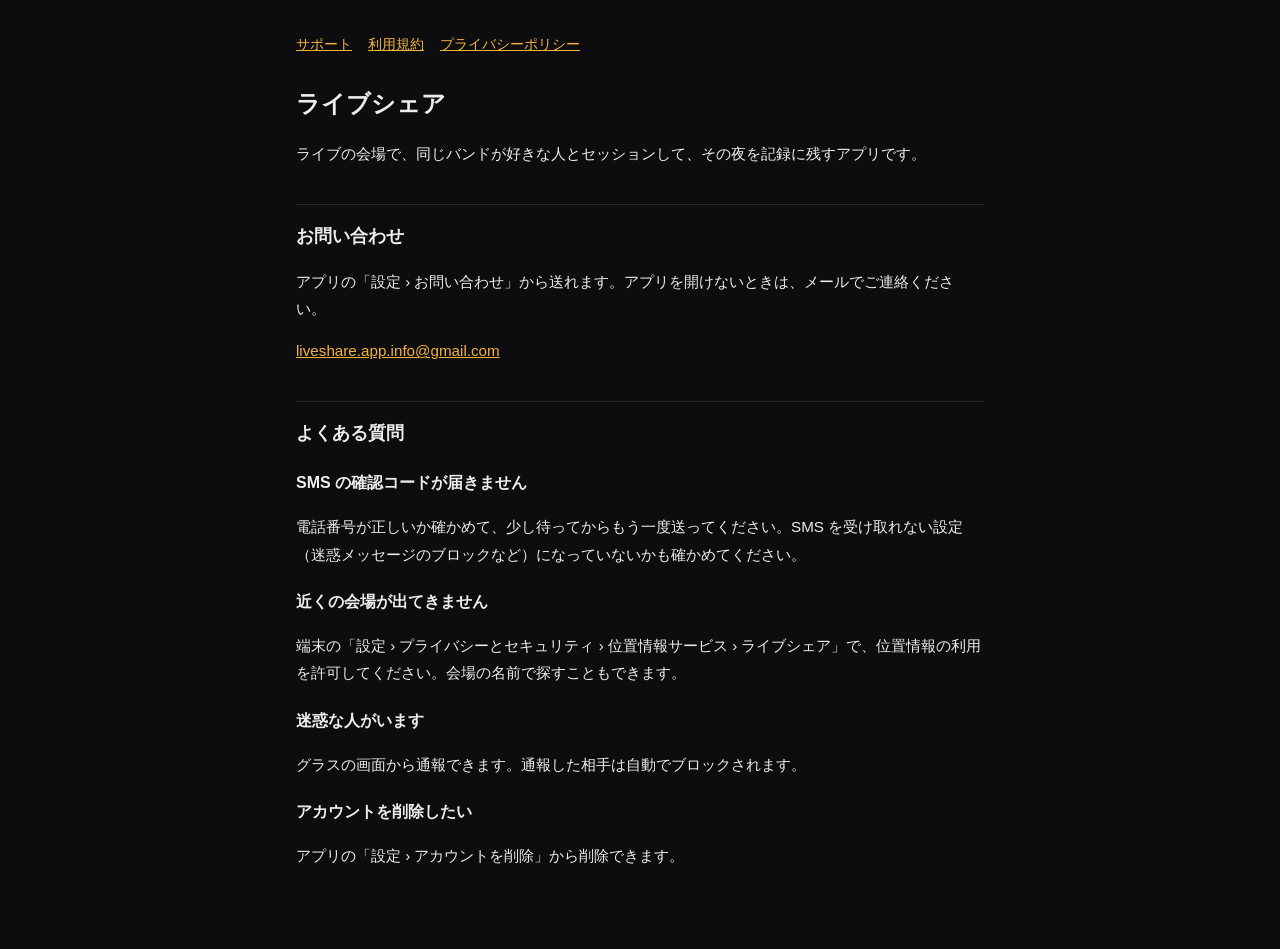
<file: index.html>
<!doctype html>
<html lang="ja">
<head>
<meta charset="utf-8">
<meta name="viewport" content="width=device-width, initial-scale=1">
<title>ライブシェア｜サポート</title>
<link rel="stylesheet" href="style.css">
</head>
<body>
<main>
<nav><a href="./">サポート</a><a href="terms.html">利用規約</a><a href="privacy.html">プライバシーポリシー</a></nav>
<h1>ライブシェア</h1>
<p>ライブの会場で、同じバンドが好きな人とセッションして、その夜を記録に残すアプリです。</p>

<h2>お問い合わせ</h2>
<p>アプリの「設定 › お問い合わせ」から送れます。アプリを開けないときは、メールでご連絡ください。</p>
<p><a href="mailto:liveshare.app.info@gmail.com">liveshare.app.info@gmail.com</a></p>

<h2>よくある質問</h2>
<h3>SMS の確認コードが届きません</h3>
<p>電話番号が正しいか確かめて、少し待ってからもう一度送ってください。SMS を受け取れない設定（迷惑メッセージのブロックなど）になっていないかも確かめてください。</p>
<h3>近くの会場が出てきません</h3>
<p>端末の「設定 › プライバシーとセキュリティ › 位置情報サービス › ライブシェア」で、位置情報の利用を許可してください。会場の名前で探すこともできます。</p>
<h3>迷惑な人がいます</h3>
<p>グラスの画面から通報できます。通報した相手は自動でブロックされます。</p>
<h3>アカウントを削除したい</h3>
<p>アプリの「設定 › アカウントを削除」から削除できます。</p>
</main>
</body>
</html>
</file>
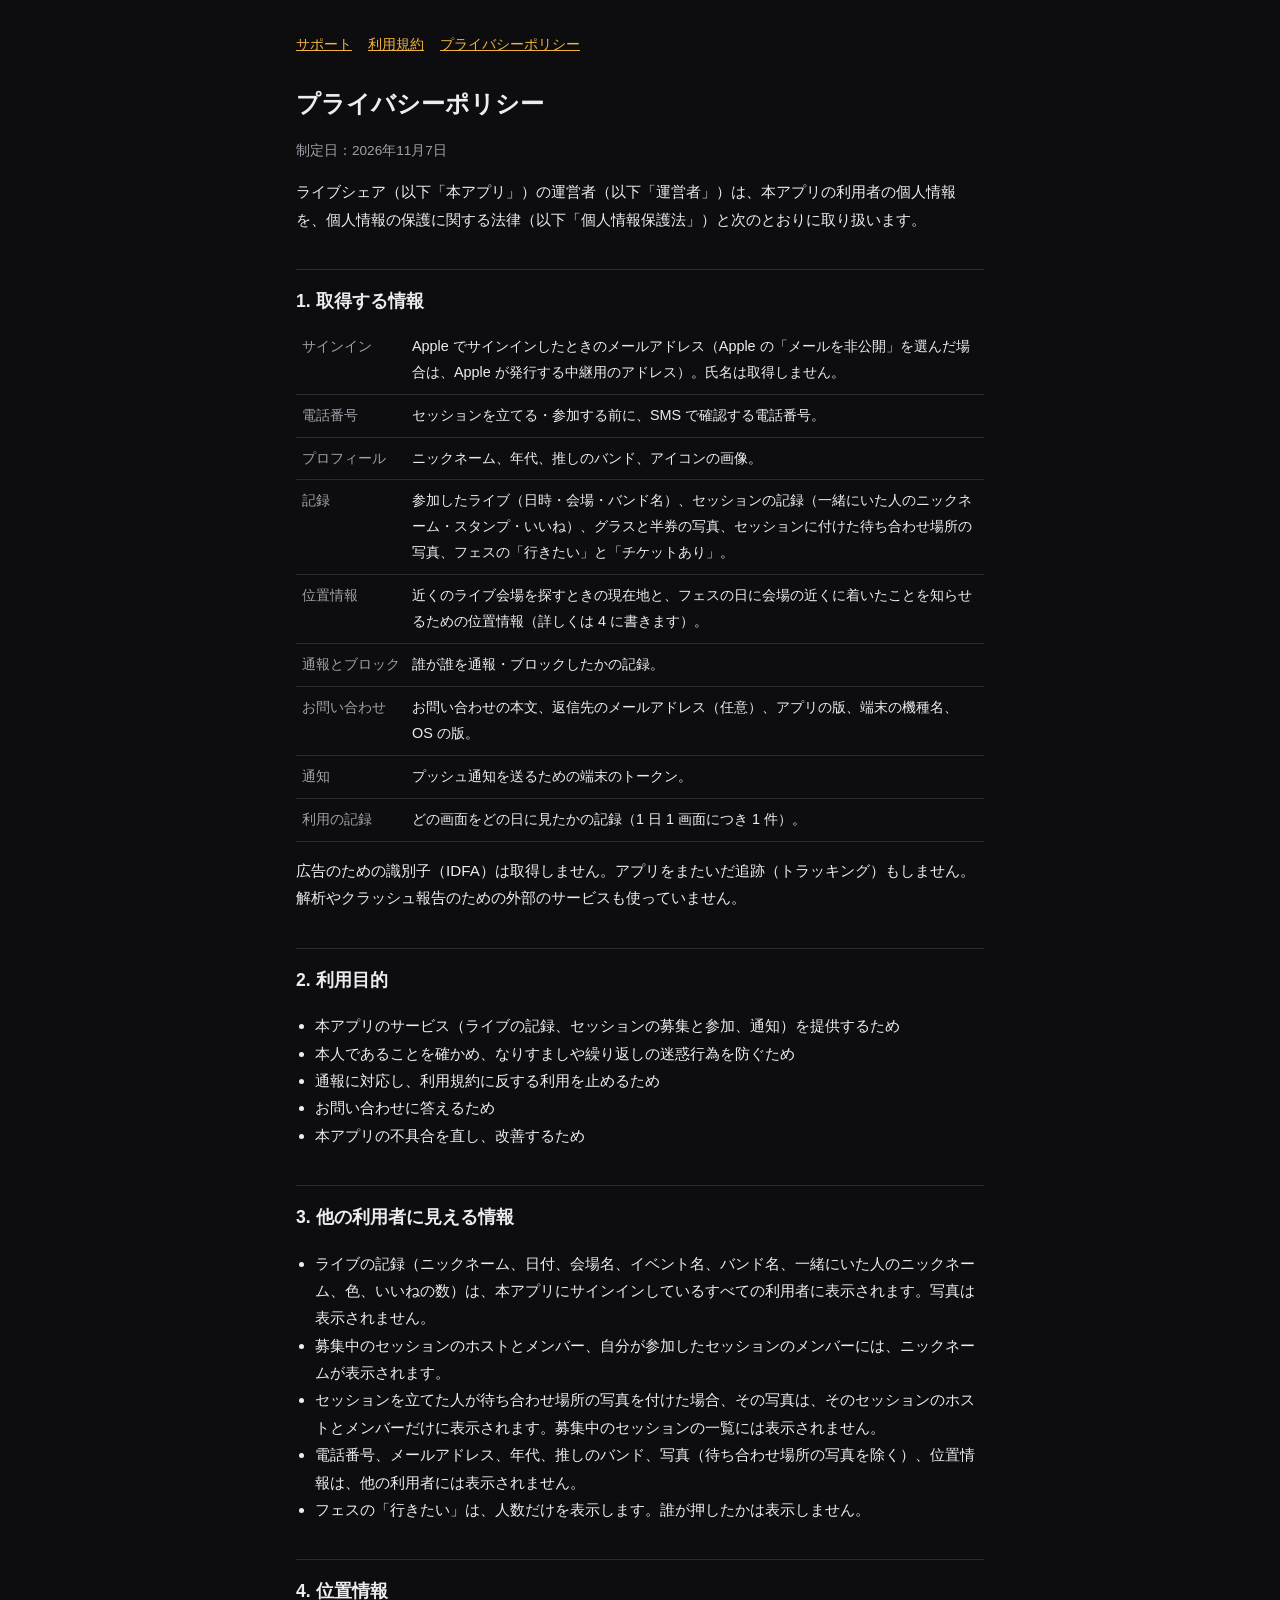
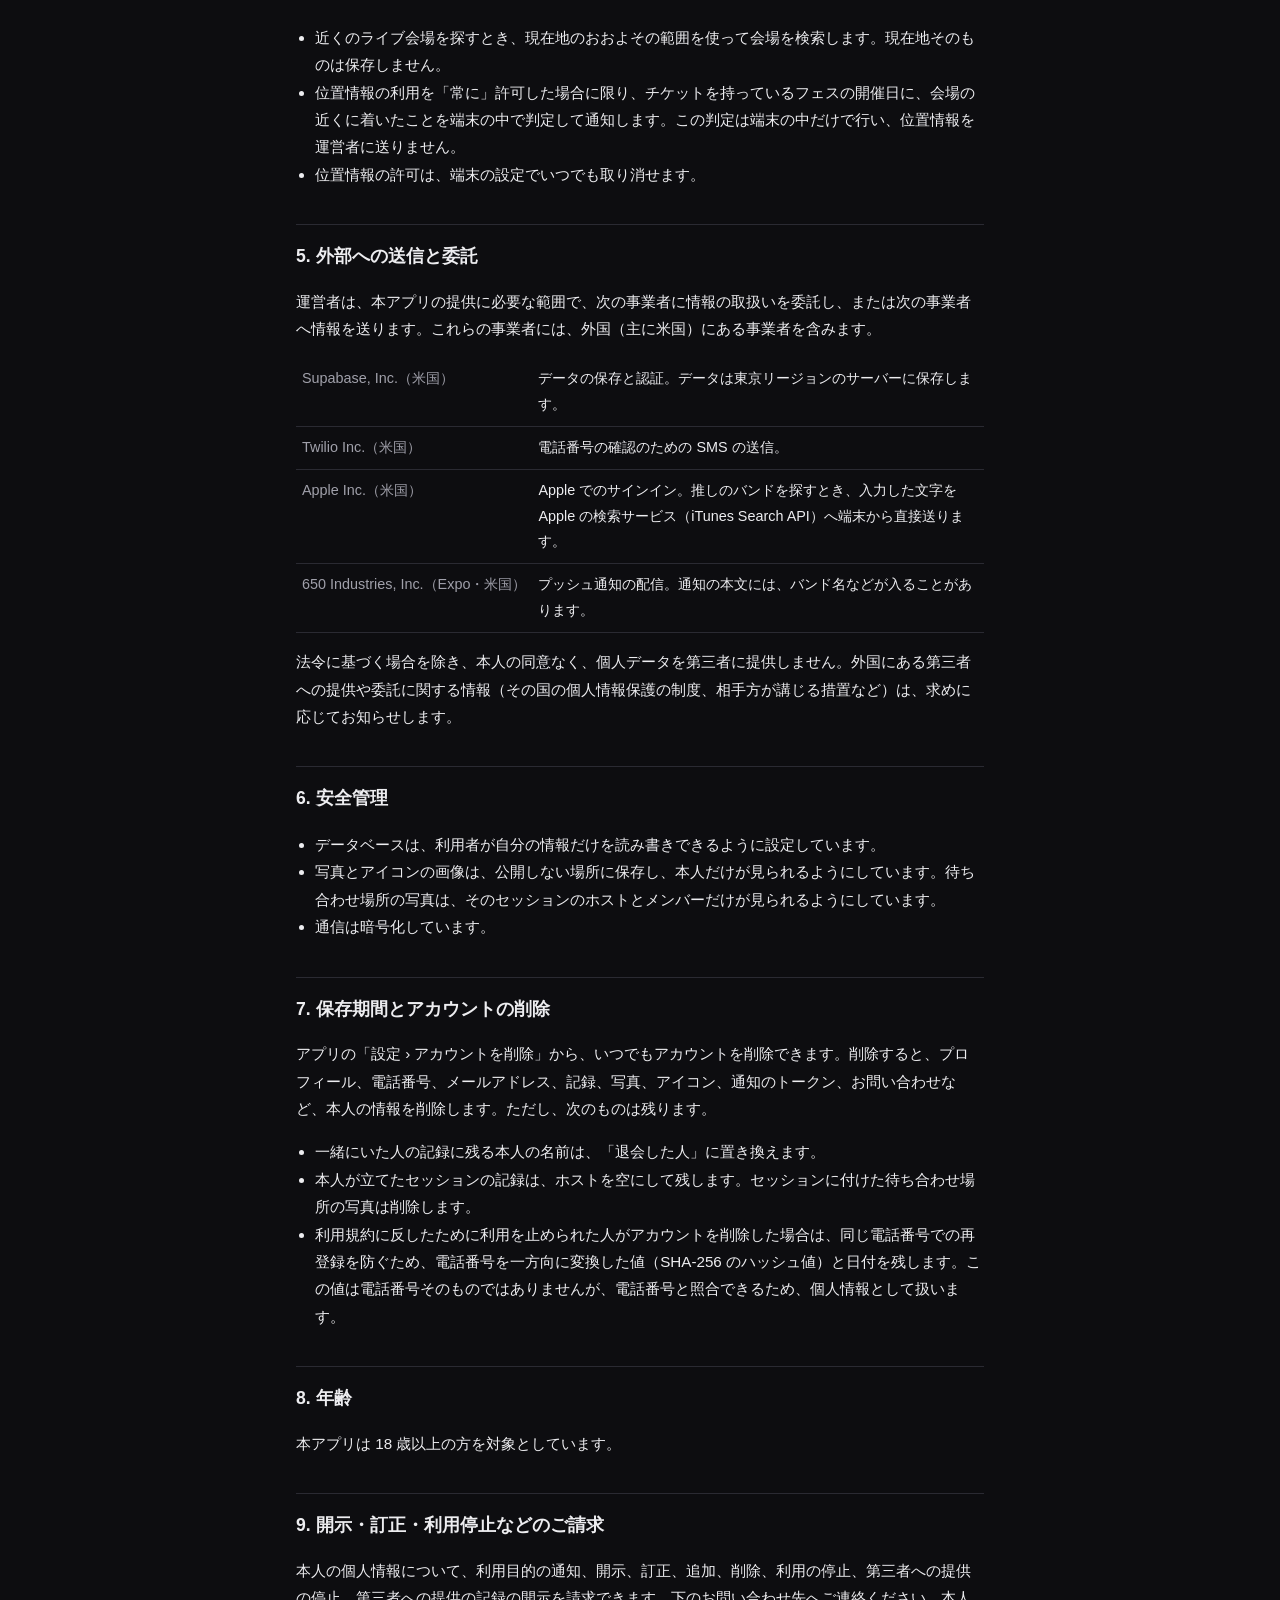
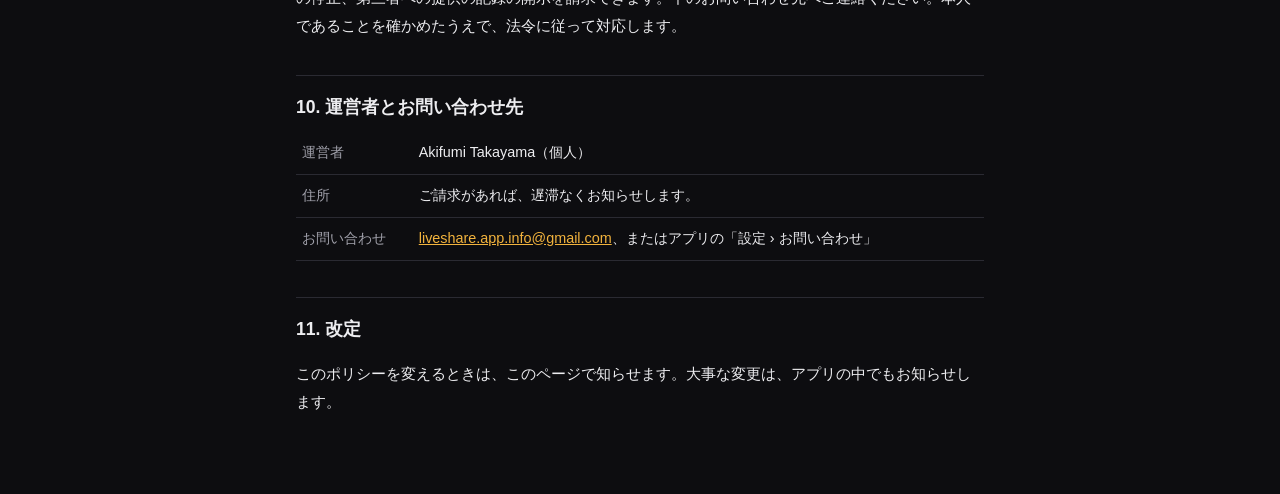
<file: privacy.html>
<!doctype html>
<html lang="ja">
<head>
<meta charset="utf-8">
<meta name="viewport" content="width=device-width, initial-scale=1">
<title>プライバシーポリシー｜ライブシェア</title>
<link rel="stylesheet" href="style.css">
</head>
<body>
<main>
<nav><a href="./">サポート</a><a href="terms.html">利用規約</a><a href="privacy.html">プライバシーポリシー</a></nav>
<h1>プライバシーポリシー</h1>
<p class="meta">制定日：2026年11月7日</p>

<p>ライブシェア（以下「本アプリ」）の運営者（以下「運営者」）は、本アプリの利用者の個人情報を、個人情報の保護に関する法律（以下「個人情報保護法」）と次のとおりに取り扱います。</p>

<h2>1. 取得する情報</h2>
<table>
<tr><th>サインイン</th><td>Apple でサインインしたときのメールアドレス（Apple の「メールを非公開」を選んだ場合は、Apple が発行する中継用のアドレス）。氏名は取得しません。</td></tr>
<tr><th>電話番号</th><td>セッションを立てる・参加する前に、SMS で確認する電話番号。</td></tr>
<tr><th>プロフィール</th><td>ニックネーム、年代、推しのバンド、アイコンの画像。</td></tr>
<tr><th>記録</th><td>参加したライブ（日時・会場・バンド名）、セッションの記録（一緒にいた人のニックネーム・スタンプ・いいね）、グラスと半券の写真、セッションに付けた待ち合わせ場所の写真、フェスの「行きたい」と「チケットあり」。</td></tr>
<tr><th>位置情報</th><td>近くのライブ会場を探すときの現在地と、フェスの日に会場の近くに着いたことを知らせるための位置情報（詳しくは 4 に書きます）。</td></tr>
<tr><th>通報とブロック</th><td>誰が誰を通報・ブロックしたかの記録。</td></tr>
<tr><th>お問い合わせ</th><td>お問い合わせの本文、返信先のメールアドレス（任意）、アプリの版、端末の機種名、OS の版。</td></tr>
<tr><th>通知</th><td>プッシュ通知を送るための端末のトークン。</td></tr>
<tr><th>利用の記録</th><td>どの画面をどの日に見たかの記録（1 日 1 画面につき 1 件）。</td></tr>
</table>
<p>広告のための識別子（IDFA）は取得しません。アプリをまたいだ追跡（トラッキング）もしません。解析やクラッシュ報告のための外部のサービスも使っていません。</p>

<h2>2. 利用目的</h2>
<ul>
<li>本アプリのサービス（ライブの記録、セッションの募集と参加、通知）を提供するため</li>
<li>本人であることを確かめ、なりすましや繰り返しの迷惑行為を防ぐため</li>
<li>通報に対応し、利用規約に反する利用を止めるため</li>
<li>お問い合わせに答えるため</li>
<li>本アプリの不具合を直し、改善するため</li>
</ul>

<h2>3. 他の利用者に見える情報</h2>
<ul>
<li>ライブの記録（ニックネーム、日付、会場名、イベント名、バンド名、一緒にいた人のニックネーム、色、いいねの数）は、本アプリにサインインしているすべての利用者に表示されます。写真は表示されません。</li>
<li>募集中のセッションのホストとメンバー、自分が参加したセッションのメンバーには、ニックネームが表示されます。</li>
<li>セッションを立てた人が待ち合わせ場所の写真を付けた場合、その写真は、そのセッションのホストとメンバーだけに表示されます。募集中のセッションの一覧には表示されません。</li>
<li>電話番号、メールアドレス、年代、推しのバンド、写真（待ち合わせ場所の写真を除く）、位置情報は、他の利用者には表示されません。</li>
<li>フェスの「行きたい」は、人数だけを表示します。誰が押したかは表示しません。</li>
</ul>

<h2>4. 位置情報</h2>
<ul>
<li>近くのライブ会場を探すとき、現在地のおおよその範囲を使って会場を検索します。現在地そのものは保存しません。</li>
<li>位置情報の利用を「常に」許可した場合に限り、チケットを持っているフェスの開催日に、会場の近くに着いたことを端末の中で判定して通知します。この判定は端末の中だけで行い、位置情報を運営者に送りません。</li>
<li>位置情報の許可は、端末の設定でいつでも取り消せます。</li>
</ul>

<h2>5. 外部への送信と委託</h2>
<p>運営者は、本アプリの提供に必要な範囲で、次の事業者に情報の取扱いを委託し、または次の事業者へ情報を送ります。これらの事業者には、外国（主に米国）にある事業者を含みます。</p>
<table>
<tr><th>Supabase, Inc.（米国）</th><td>データの保存と認証。データは東京リージョンのサーバーに保存します。</td></tr>
<tr><th>Twilio Inc.（米国）</th><td>電話番号の確認のための SMS の送信。</td></tr>
<tr><th>Apple Inc.（米国）</th><td>Apple でのサインイン。推しのバンドを探すとき、入力した文字を Apple の検索サービス（iTunes Search API）へ端末から直接送ります。</td></tr>
<tr><th>650 Industries, Inc.（Expo・米国）</th><td>プッシュ通知の配信。通知の本文には、バンド名などが入ることがあります。</td></tr>
</table>
<p>法令に基づく場合を除き、本人の同意なく、個人データを第三者に提供しません。外国にある第三者への提供や委託に関する情報（その国の個人情報保護の制度、相手方が講じる措置など）は、求めに応じてお知らせします。</p>

<h2>6. 安全管理</h2>
<ul>
<li>データベースは、利用者が自分の情報だけを読み書きできるように設定しています。</li>
<li>写真とアイコンの画像は、公開しない場所に保存し、本人だけが見られるようにしています。待ち合わせ場所の写真は、そのセッションのホストとメンバーだけが見られるようにしています。</li>
<li>通信は暗号化しています。</li>
</ul>

<h2>7. 保存期間とアカウントの削除</h2>
<p>アプリの「設定 › アカウントを削除」から、いつでもアカウントを削除できます。削除すると、プロフィール、電話番号、メールアドレス、記録、写真、アイコン、通知のトークン、お問い合わせなど、本人の情報を削除します。ただし、次のものは残ります。</p>
<ul>
<li>一緒にいた人の記録に残る本人の名前は、「退会した人」に置き換えます。</li>
<li>本人が立てたセッションの記録は、ホストを空にして残します。セッションに付けた待ち合わせ場所の写真は削除します。</li>
<li>利用規約に反したために利用を止められた人がアカウントを削除した場合は、同じ電話番号での再登録を防ぐため、電話番号を一方向に変換した値（SHA-256 のハッシュ値）と日付を残します。この値は電話番号そのものではありませんが、電話番号と照合できるため、個人情報として扱います。</li>
</ul>

<h2>8. 年齢</h2>
<p>本アプリは 18 歳以上の方を対象としています。</p>

<h2>9. 開示・訂正・利用停止などのご請求</h2>
<p>本人の個人情報について、利用目的の通知、開示、訂正、追加、削除、利用の停止、第三者への提供の停止、第三者への提供の記録の開示を請求できます。下のお問い合わせ先へご連絡ください。本人であることを確かめたうえで、法令に従って対応します。</p>

<h2>10. 運営者とお問い合わせ先</h2>
<table>
<tr><th>運営者</th><td>Akifumi Takayama（個人）</td></tr>
<tr><th>住所</th><td>ご請求があれば、遅滞なくお知らせします。</td></tr>
<tr><th>お問い合わせ</th><td><a href="mailto:liveshare.app.info@gmail.com">liveshare.app.info@gmail.com</a>、またはアプリの「設定 › お問い合わせ」</td></tr>
</table>

<h2>11. 改定</h2>
<p>このポリシーを変えるときは、このページで知らせます。大事な変更は、アプリの中でもお知らせします。</p>
</main>
</body>
</html>
</file>
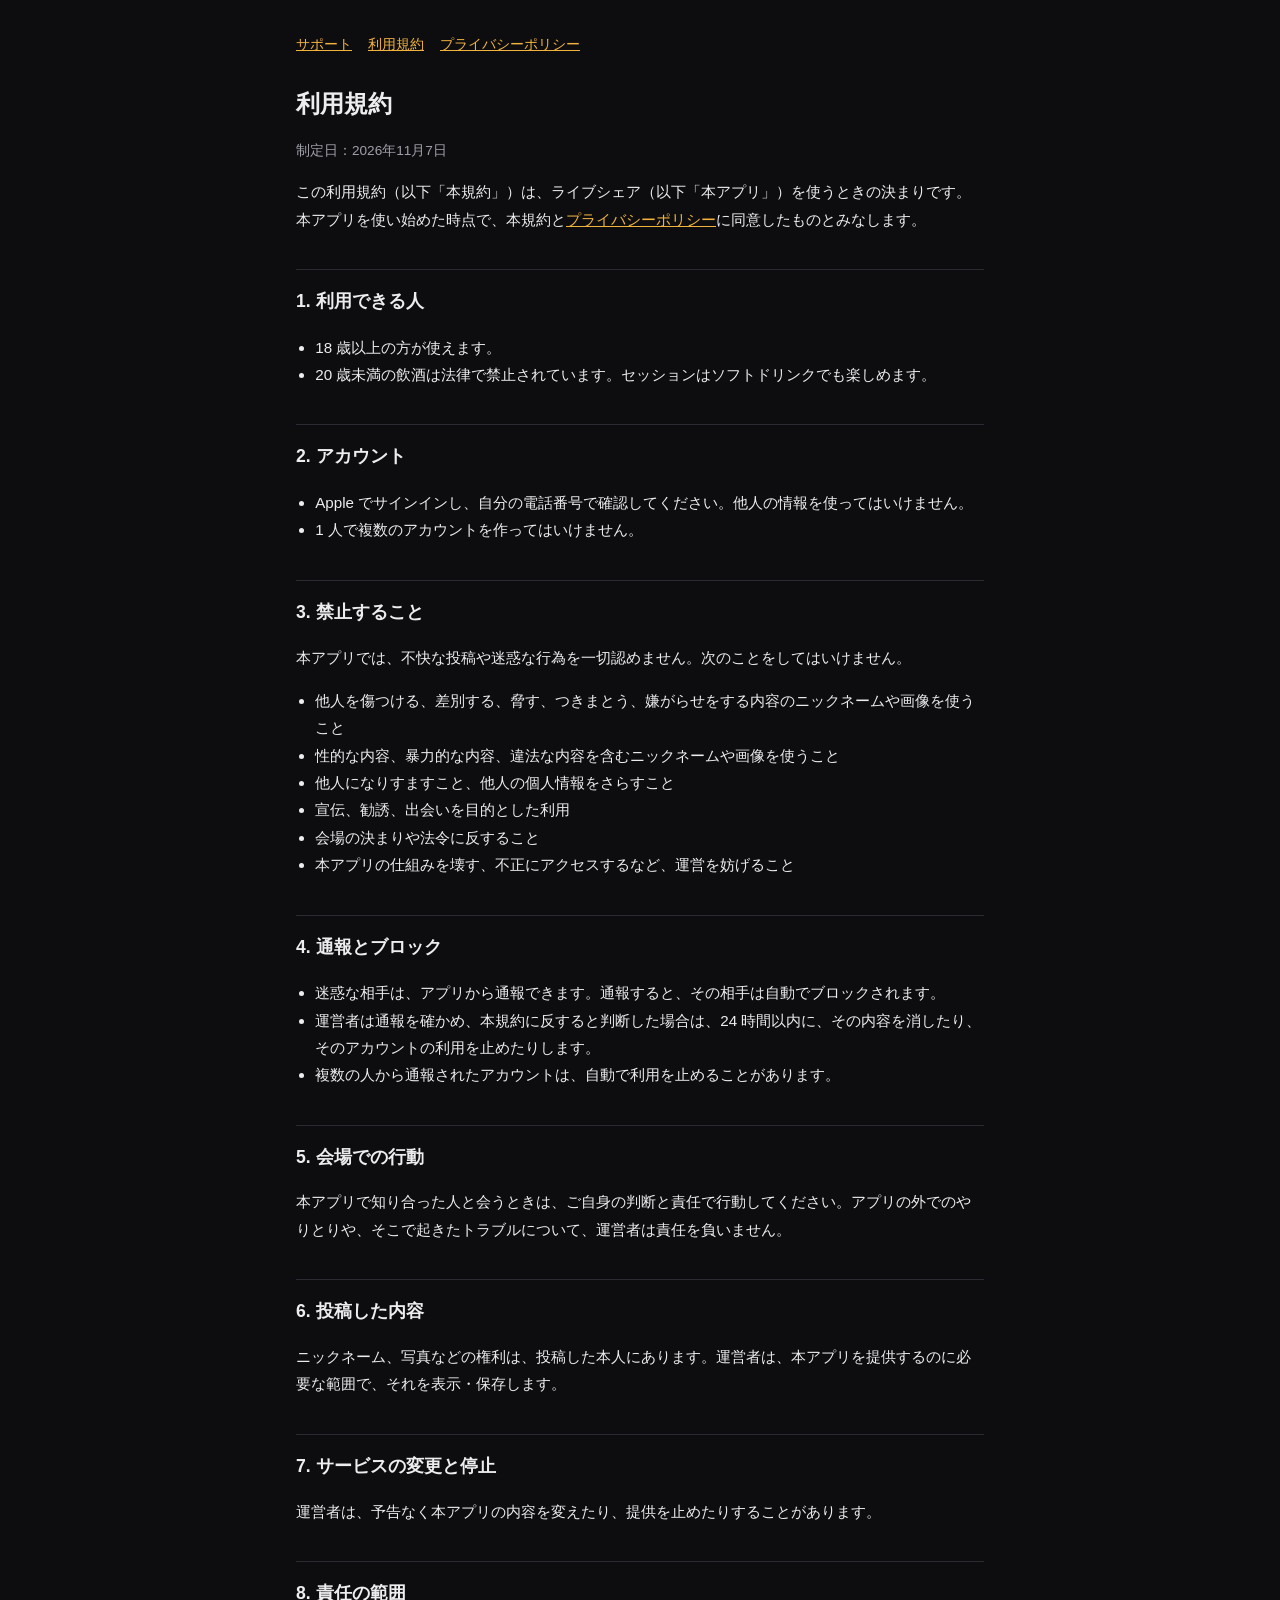
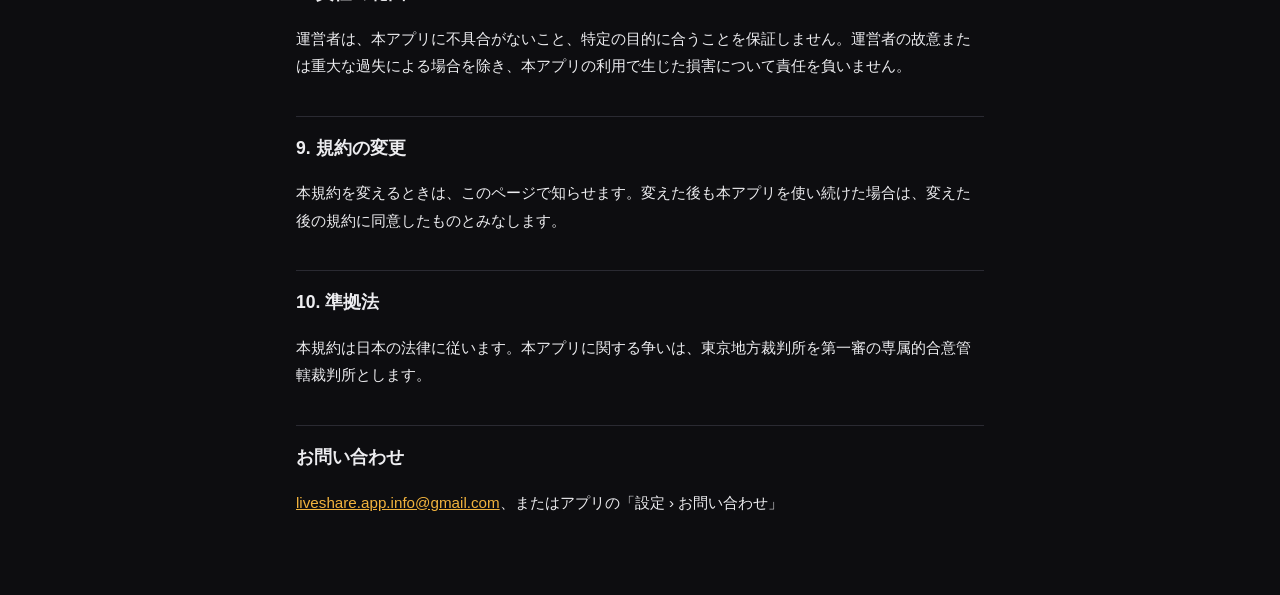
<file: terms.html>
<!doctype html>
<html lang="ja">
<head>
<meta charset="utf-8">
<meta name="viewport" content="width=device-width, initial-scale=1">
<title>利用規約｜ライブシェア</title>
<link rel="stylesheet" href="style.css">
</head>
<body>
<main>
<nav><a href="./">サポート</a><a href="terms.html">利用規約</a><a href="privacy.html">プライバシーポリシー</a></nav>
<h1>利用規約</h1>
<p class="meta">制定日：2026年11月7日</p>

<p>この利用規約（以下「本規約」）は、ライブシェア（以下「本アプリ」）を使うときの決まりです。本アプリを使い始めた時点で、本規約と<a href="privacy.html">プライバシーポリシー</a>に同意したものとみなします。</p>

<h2>1. 利用できる人</h2>
<ul>
<li>18 歳以上の方が使えます。</li>
<li>20 歳未満の飲酒は法律で禁止されています。セッションはソフトドリンクでも楽しめます。</li>
</ul>

<h2>2. アカウント</h2>
<ul>
<li>Apple でサインインし、自分の電話番号で確認してください。他人の情報を使ってはいけません。</li>
<li>1 人で複数のアカウントを作ってはいけません。</li>
</ul>

<h2>3. 禁止すること</h2>
<p>本アプリでは、不快な投稿や迷惑な行為を一切認めません。次のことをしてはいけません。</p>
<ul>
<li>他人を傷つける、差別する、脅す、つきまとう、嫌がらせをする内容のニックネームや画像を使うこと</li>
<li>性的な内容、暴力的な内容、違法な内容を含むニックネームや画像を使うこと</li>
<li>他人になりすますこと、他人の個人情報をさらすこと</li>
<li>宣伝、勧誘、出会いを目的とした利用</li>
<li>会場の決まりや法令に反すること</li>
<li>本アプリの仕組みを壊す、不正にアクセスするなど、運営を妨げること</li>
</ul>

<h2>4. 通報とブロック</h2>
<ul>
<li>迷惑な相手は、アプリから通報できます。通報すると、その相手は自動でブロックされます。</li>
<li>運営者は通報を確かめ、本規約に反すると判断した場合は、24 時間以内に、その内容を消したり、そのアカウントの利用を止めたりします。</li>
<li>複数の人から通報されたアカウントは、自動で利用を止めることがあります。</li>
</ul>

<h2>5. 会場での行動</h2>
<p>本アプリで知り合った人と会うときは、ご自身の判断と責任で行動してください。アプリの外でのやりとりや、そこで起きたトラブルについて、運営者は責任を負いません。</p>

<h2>6. 投稿した内容</h2>
<p>ニックネーム、写真などの権利は、投稿した本人にあります。運営者は、本アプリを提供するのに必要な範囲で、それを表示・保存します。</p>

<h2>7. サービスの変更と停止</h2>
<p>運営者は、予告なく本アプリの内容を変えたり、提供を止めたりすることがあります。</p>

<h2>8. 責任の範囲</h2>
<p>運営者は、本アプリに不具合がないこと、特定の目的に合うことを保証しません。運営者の故意または重大な過失による場合を除き、本アプリの利用で生じた損害について責任を負いません。</p>

<h2>9. 規約の変更</h2>
<p>本規約を変えるときは、このページで知らせます。変えた後も本アプリを使い続けた場合は、変えた後の規約に同意したものとみなします。</p>

<h2>10. 準拠法</h2>
<p>本規約は日本の法律に従います。本アプリに関する争いは、東京地方裁判所を第一審の専属的合意管轄裁判所とします。</p>

<h2>お問い合わせ</h2>
<p><a href="mailto:liveshare.app.info@gmail.com">liveshare.app.info@gmail.com</a>、またはアプリの「設定 › お問い合わせ」</p>
</main>
</body>
</html>
</file>
<file: style.css>
:root { --bg: #0D0D10; --fg: #EDEDF0; --sub: #A0A0AA; --line: #2A2A32; --accent: #F2B33D; }
* { box-sizing: border-box; }
body { margin: 0; background: var(--bg); color: var(--fg); font-family: -apple-system, BlinkMacSystemFont, "Hiragino Sans", "Noto Sans JP", sans-serif; line-height: 1.8; }
main { max-width: 720px; margin: 0 auto; padding: 32px 16px 64px; }
h1 { font-size: 1.5rem; margin: 0 0 4px; }
h2 { font-size: 1.1rem; margin: 36px 0 8px; padding-top: 16px; border-top: 1px solid var(--line); }
h3 { font-size: 1rem; margin: 20px 0 4px; }
p, li { font-size: 0.95rem; }
ul { padding-left: 1.2em; }
a { color: var(--accent); }
.meta { color: var(--sub); font-size: 0.85rem; }
nav { display: flex; gap: 16px; flex-wrap: wrap; margin-bottom: 24px; font-size: 0.9rem; }
table { width: 100%; border-collapse: collapse; font-size: 0.9rem; }
th, td { text-align: left; vertical-align: top; padding: 8px 6px; border-bottom: 1px solid var(--line); }
th { color: var(--sub); font-weight: normal; white-space: nowrap; }
</file>
